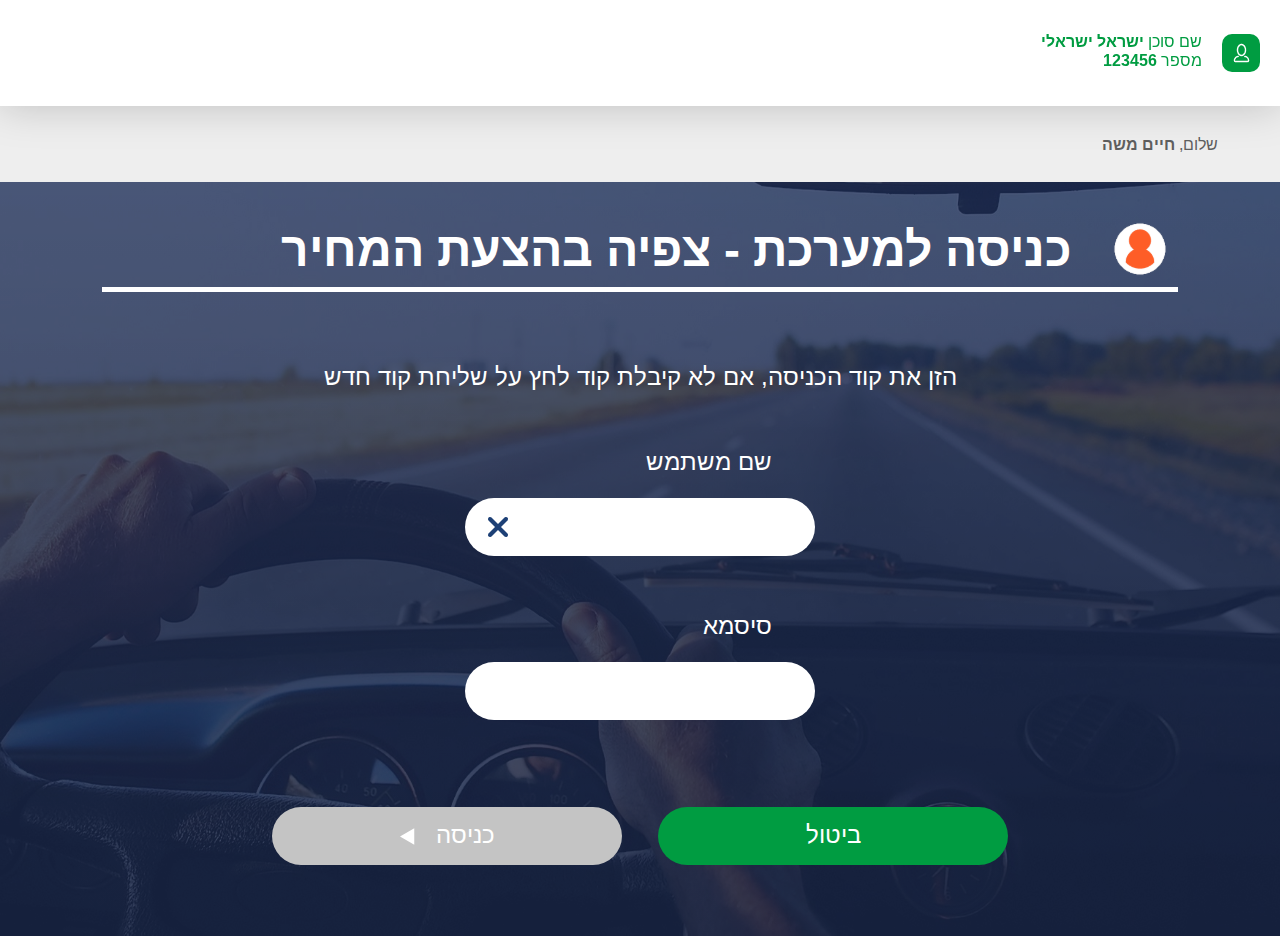
<file: index.html>
<!DOCTYPE html>
<html lang="iw">

<head>
  <meta charset="UTF-8">
  <meta http-equiv="X-UA-Compatible" content="IE=edge">
  <meta name="viewport" content="width=device-width, initial-scale=1.0">
  <link rel="shortcut icon" href="assets/logo.svg" type="image/x-icon">
  <link rel="stylesheet" href="css/normalize.css">
  <link rel="stylesheet" href="css/login.css">
  <script src="script/script.js" defer></script>
  <title>Qubertec</title>
</head>

<body>
  <div class="container">
    <header>
      <div class="user-info">
        <p class="txt">שם סוכן <b>ישראל ישראלי</b>
          <b>123456 </b>מספר</p>
        <p class="txt greeting-txt">שלום,<b> חיים משה</b></p>
      </div>
      <div class="user-photo">
        <img src="assets/head-user.png" alt="user">
      </div>
    </header>

    <article class="greeting">
      <p class="txt">שלום,<b> חיים משה</b></p>
    </article>

    <main>
      <section class="head">
        <h1 class="head-text">כניסה למערכת - צפיה בהצעת המחיר</h1>
        <div class="head-logo">
          <img src="assets/user.svg" alt="user">
        </div>
      </section>
      
      <section class="login">
        <h3 class="login-text">הזן את קוד הכניסה, אם לא קיבלת קוד לחץ על שליחת קוד חדש</h3>

        <form action="pages/main.html" class="login__form">
          <div class="login__form-name form-block">
            <label for="name">שם משתמש</label>
            <div class="name form-block__field">
              <img src="assets/cancel.png" alt="#" id="cleanInput">
              <input type="text" id="name" name="username">
            </div>
          </div>

          <div class="login__form-password form-block">
            <label for="password">סיסמא</label>
            <div class="password form-block__field">
              <input type="password" id="password" name="current-password" autocomplete="cc-csc">
            </div>
          </div>

          <div class="login__form-check">
            <button type="submit"><img src="assets/arrow-back.svg" alt="#">כניסה</button>
            <button type="reset">ביטול</button>
          </div>
        </form>
      </section>
    </main>
  </div>
</body>

</html>
</file>
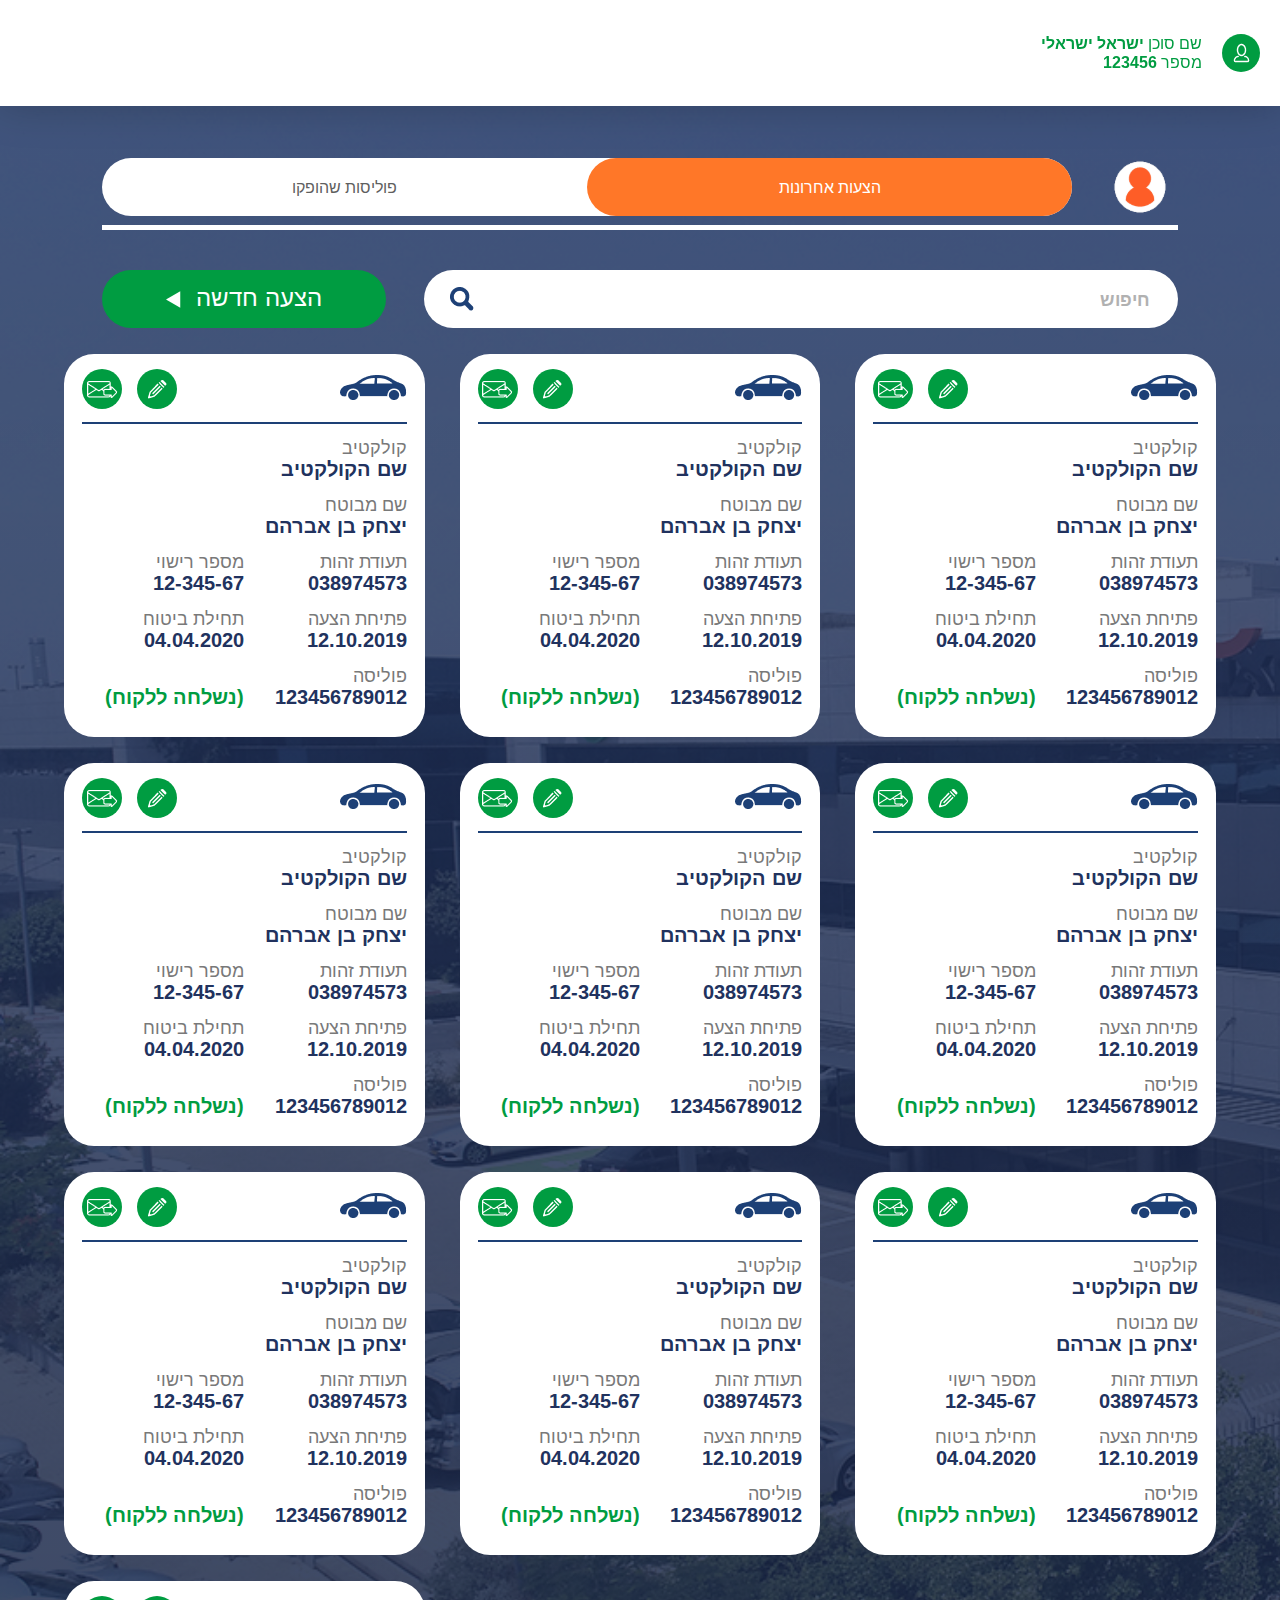
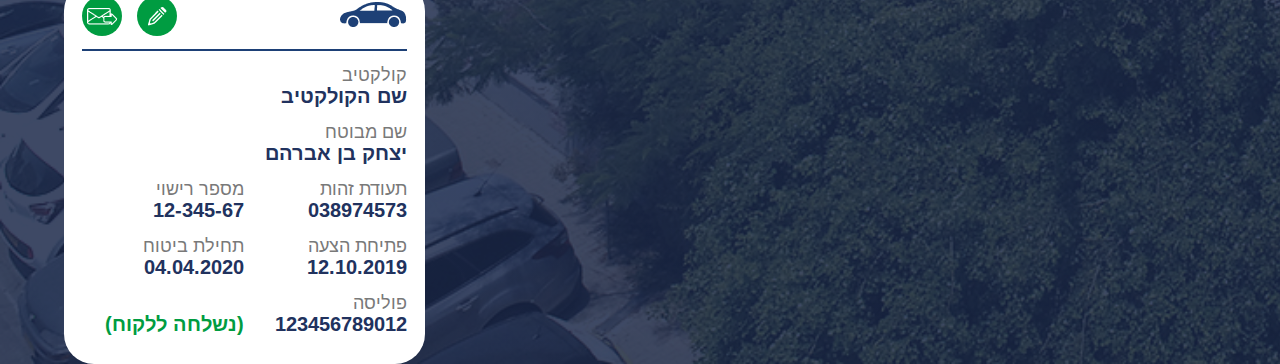
<file: pages/main.html>
<!DOCTYPE html>
<html lang="en">

<head>
  <meta charset="UTF-8">
  <meta http-equiv="X-UA-Compatible" content="IE=edge">
  <meta name="viewport" content="width=device-width, initial-scale=1.0">
  <link rel="shortcut icon" href="../assets/logo.svg" type="image/x-icon">
  <link href="https://fonts.googleapis.com/icon?family=Material+Icons" rel="stylesheet">
  <link rel="stylesheet" href="../css/normalize.css">
  <link rel="stylesheet" href="../css/main.css">
  <script src="../script/main.js" defer></script>
  <title>Qubertec</title>
</head>

<body>
  <div class="container">
    <header>
      <div class="user-info for-desk">
        <p class="txt">שם סוכן <b>ישראל ישראלי</b>
          <b>123456 </b>מספר</p>
      </div>
      <div class="user-info for-mob">
        <p class="txt"><b>ישראל ישראלי</b>
          קולקטיב <b>חברת חשמל</b></p>
      </div>
      <div class="user-photo">
        <img src="../assets/head-user.png" alt="user">
      </div>
    </header>

    <main>
      <section class="head">
        <p class="head-text">
          <span>פוליסות שהופקו</span>
          <span class="last">הצעות אחרונות</span>
        </p>
        <div class="head-logo">
          <img src="../assets/user.svg" alt="user">
        </div>
      </section>

      <section class="suggestion">
        <button class="suggestion__new"><img src="../assets/arrow-back.svg" alt="">הצעה חדשה</button>
        <button class="suggestion__new mob"><img src="../assets/plus.png" alt=""></button>
        <div class="suggestion__search">
          <img src="../assets/search.png" alt="#">
          <input type="search" id="search" name="search" placeholder="חיפוש">
        </div>
      </section>

      <section class="content">
        <div class="content__head">
          <p class="send-to-customer">נשלח ללקוח</p>
          <p class="number">מס‘ פוליסה</p>
          <p class="insurence-beginning">תחילת הביטוח</p>
          <p class="suggestion-opened">פתיחת ההצעה</p>
          <p class="customer-document-number">תעודת זהות</p>
          <p class="licence-number">מס‘ רישוי</p>
          <p class="insured-person">שם מבוטח</p>
          <p class="product">מוצר</p>
          <p class="branch">ענף</p>
        </div>

        <div class="content__items">
          <div class="item">
            <p class="item__send-to-customer checked">
              <i class="material-icons">done</i>
            </p>
            <p class="item__number">123456789012</p>
            <p class="item__insurence-beginning">04.04.2020</p>
            <p class="item__suggestion-opened">12.10.2019</p>
            <p class="item__customer-document-number">039894872</p>
            <p class="item__licence-number">12-345-67</p>
            <p class="item__insured-person">יצחק בן אברהם</p>
            <p class="item__product">שם המוצר</p>
            <p class="item__branch">רכב</p>
            <div class="edit-mode">
              <div class="send-email edit-mode__item">
                <div class="round">
                  <img src="../assets/mail.png" alt="#">
                </div>
                <p>ההצעה
                  שליחת</p>
              </div>
              <div class="edit edit-mode__item">
                <div class="round">
                  <img src="../assets/edit.png" alt="#">
                </div>
                <p>ההצעה
                  עריכת</p>
              </div>
            </div>
          </div>

          <div class="item item-active">
            <p class="item__send-to-customer checked">
              <i class="material-icons">done</i>
            </p>
            <p class="item__number">123456789012</p>
            <p class="item__insurence-beginning">04.04.2020</p>
            <p class="item__suggestion-opened">12.10.2019</p>
            <p class="item__customer-document-number">039894872</p>
            <p class="item__licence-number">12-345-67</p>
            <p class="item__insured-person">יצחק בן אברהם</p>
            <p class="item__product">שם המוצר</p>
            <p class="item__branch">רכב</p>
            <div class="edit-mode">
              <div class="send-email edit-mode__item">
                <div class="round">
                  <img src="../assets/mail.png" alt="#">
                </div>
                <p>ההצעה
                  שליחת</p>
              </div>
              <div class="edit edit-mode__item">
                <div class="round">
                  <img src="../assets/edit.png" alt="#">
                </div>
                <p>ההצעה
                  עריכת</p>
              </div>
            </div>
          </div>

          <div class="item">
            <p class="item__send-to-customer">
              <i class="material-icons">done</i>
            </p>
            <p class="item__number">123456789012</p>
            <p class="item__insurence-beginning">04.04.2020</p>
            <p class="item__suggestion-opened">12.10.2019</p>
            <p class="item__customer-document-number">039894872</p>
            <p class="item__licence-number">12-345-67</p>
            <p class="item__insured-person">יצחק בן אברהם</p>
            <p class="item__product">שם המוצר</p>
            <p class="item__branch">רכב</p>
            <div class="edit-mode">
              <div class="send-email edit-mode__item">
                <div class="round">
                  <img src="../assets/mail.png" alt="#">
                </div>
                <p>ההצעה
                  שליחת</p>
              </div>
              <div class="edit edit-mode__item">
                <div class="round">
                  <img src="../assets/edit.png" alt="#">
                </div>
                <p>ההצעה
                  עריכת</p>
              </div>
            </div>
          </div>

          <div class="item">
            <p class="item__send-to-customer checked">
              <i class="material-icons">done</i>
            </p>
            <p class="item__number">123456789012</p>
            <p class="item__insurence-beginning">04.04.2020</p>
            <p class="item__suggestion-opened">12.10.2019</p>
            <p class="item__customer-document-number">039894872</p>
            <p class="item__licence-number">12-345-67</p>
            <p class="item__insured-person">יצחק בן אברהם</p>
            <p class="item__product">שם המוצר</p>
            <p class="item__branch">רכב</p>
            <div class="edit-mode">
              <div class="send-email edit-mode__item">
                <div class="round">
                  <img src="../assets/mail.png" alt="#">
                </div>
                <p>ההצעה
                  שליחת</p>
              </div>
              <div class="edit edit-mode__item">
                <div class="round">
                  <img src="../assets/edit.png" alt="#">
                </div>
                <p>ההצעה
                  עריכת</p>
              </div>
            </div>
          </div>

          <div class="item">
            <p class="item__send-to-customer checked">
              <i class="material-icons">done</i>
            </p>
            <p class="item__number">123456789012</p>
            <p class="item__insurence-beginning">04.04.2020</p>
            <p class="item__suggestion-opened">12.10.2019</p>
            <p class="item__customer-document-number">039894872</p>
            <p class="item__licence-number">12-345-67</p>
            <p class="item__insured-person">יצחק בן אברהם</p>
            <p class="item__product">שם המוצר</p>
            <p class="item__branch">רכב</p>
            <div class="edit-mode">
              <div class="send-email edit-mode__item">
                <div class="round">
                  <img src="../assets/mail.png" alt="#">
                </div>
                <p>ההצעה
                  שליחת</p>
              </div>
              <div class="edit edit-mode__item">
                <div class="round">
                  <img src="../assets/edit.png" alt="#">
                </div>
                <p>ההצעה
                  עריכת</p>
              </div>
            </div>
          </div>

          <div class="item">
            <p class="item__send-to-customer checked">
              <i class="material-icons">done</i>
            </p>
            <p class="item__number">123456789012</p>
            <p class="item__insurence-beginning">04.04.2020</p>
            <p class="item__suggestion-opened">12.10.2019</p>
            <p class="item__customer-document-number">039894872</p>
            <p class="item__licence-number">12-345-67</p>
            <p class="item__insured-person">יצחק בן אברהם</p>
            <p class="item__product">שם המוצר</p>
            <p class="item__branch">רכב</p>
            <div class="edit-mode">
              <div class="send-email edit-mode__item">
                <div class="round">
                  <img src="../assets/mail.png" alt="#">
                </div>
                <p>ההצעה
                  שליחת</p>
              </div>
              <div class="edit edit-mode__item">
                <div class="round">
                  <img src="../assets/edit.png" alt="#">
                </div>
                <p>ההצעה
                  עריכת</p>
              </div>
            </div>
          </div>

          <div class="item">
            <p class="item__send-to-customer checked">
              <i class="material-icons">done</i>
            </p>
            <p class="item__number">123456789012</p>
            <p class="item__insurence-beginning">04.04.2020</p>
            <p class="item__suggestion-opened">12.10.2019</p>
            <p class="item__customer-document-number">039894872</p>
            <p class="item__licence-number">12-345-67</p>
            <p class="item__insured-person">יצחק בן אברהם</p>
            <p class="item__product">שם המוצר</p>
            <p class="item__branch">רכב</p>
            <div class="edit-mode">
              <div class="send-email edit-mode__item">
                <div class="round">
                  <img src="../assets/mail.png" alt="#">
                </div>
                <p>ההצעה
                  שליחת</p>
              </div>
              <div class="edit edit-mode__item">
                <div class="round">
                  <img src="../assets/edit.png" alt="#">
                </div>
                <p>ההצעה
                  עריכת</p>
              </div>
            </div>
          </div>

          <div class="item">
            <p class="item__send-to-customer">
              <i class="material-icons">done</i>
            </p>
            <p class="item__number">123456789012</p>
            <p class="item__insurence-beginning">04.04.2020</p>
            <p class="item__suggestion-opened">12.10.2019</p>
            <p class="item__customer-document-number">039894872</p>
            <p class="item__licence-number">12-345-67</p>
            <p class="item__insured-person">יצחק בן אברהם</p>
            <p class="item__product">שם המוצר</p>
            <p class="item__branch">רכב</p>
            <div class="edit-mode">
              <div class="send-email edit-mode__item">
                <div class="round">
                  <img src="../assets/mail.png" alt="#">
                </div>
                <p>ההצעה
                  שליחת</p>
              </div>
              <div class="edit edit-mode__item">
                <div class="round">
                  <img src="../assets/edit.png" alt="#">
                </div>
                <p>ההצעה
                  עריכת</p>
              </div>
            </div>
          </div>

          <div class="item">
            <p class="item__send-to-customer">
              <i class="material-icons">done</i>
            </p>
            <p class="item__number">123456789012</p>
            <p class="item__insurence-beginning">04.04.2020</p>
            <p class="item__suggestion-opened">12.10.2019</p>
            <p class="item__customer-document-number">039894872</p>
            <p class="item__licence-number">12-345-67</p>
            <p class="item__insured-person">יצחק בן אברהם</p>
            <p class="item__product">שם המוצר</p>
            <p class="item__branch">רכב</p>
            <div class="edit-mode">
              <div class="send-email edit-mode__item">
                <div class="round">
                  <img src="../assets/mail.png" alt="#">
                </div>
                <p>ההצעה
                  שליחת</p>
              </div>
              <div class="edit edit-mode__item">
                <div class="round">
                  <img src="../assets/edit.png" alt="#">
                </div>
                <p>ההצעה
                  עריכת</p>
              </div>
            </div>
          </div>

          <div class="item">
            <p class="item__send-to-customer checked">
              <i class="material-icons">done</i>
            </p>
            <p class="item__number">123456789012</p>
            <p class="item__insurence-beginning">04.04.2020</p>
            <p class="item__suggestion-opened">12.10.2019</p>
            <p class="item__customer-document-number">039894872</p>
            <p class="item__licence-number">12-345-67</p>
            <p class="item__insured-person">יצחק בן אברהם</p>
            <p class="item__product">שם המוצר</p>
            <p class="item__branch">רכב</p>
            <div class="edit-mode">
              <div class="send-email edit-mode__item">
                <div class="round">
                  <img src="../assets/mail.png" alt="#">
                </div>
                <p>ההצעה
                  שליחת</p>
              </div>
              <div class="edit edit-mode__item">
                <div class="round">
                  <img src="../assets/edit.png" alt="#">
                </div>
                <p>ההצעה
                  עריכת</p>
              </div>
            </div>
          </div>
        </div>
      </section>

      <section class="content-mob">
        <div class="content-mob__item">
          <div class="content-mob__item-head">
            <div class="mode">
              <div class="send-email mode__item">
                <img src="../assets/mail-light.png" alt="#">
              </div>
              <div class="edit mode__item">
                <img src="../assets/edit-light.png" alt="#">
              </div>
            </div>
            <div class="product">
              <img src="../assets/car.png" alt="#">
            </div>
          </div>
          <div class="content-mob__item-info">
            <p class="info__name">קולקטיב</p>
            <p class="info__content">שם הקולקטיב</p>
          </div>
          <div class="content-mob__item-info">
            <p class="info__name">שם מבוטח</p>
            <p class="info__content">יצחק בן אברהם</p>
          </div>
          <div class="content-mob__item-info info-block">
            <div>
              <p class="info__name">מספר רישוי</p>
              <p class="info__content">12-345-67</p>
            </div>
            <div>
              <p class="info__name">תעודת זהות</p>
              <p class="info__content">038974573</p>
            </div>
          </div>
          <div class="content-mob__item-info info-block">
            <div>
              <p class="info__name">תחילת ביטוח</p>
              <p class="info__content">04.04.2020</p>
            </div>
            <div>
              <p class="info__name">פתיחת הצעה</p>
              <p class="info__content">12.10.2019</p>
            </div>
          </div>
          <div class="content-mob__item-info info-block">
            <div>
              <p class="info__name">&nbsp;</p>
              <p class="info__content main">(נשלחה ללקוח)</p>
            </div>
            <div>
              <p class="info__name">פוליסה</p>
              <p class="info__content">123456789012</p>
            </div>
          </div>
        </div>

        <div class="content-mob__item">
          <div class="content-mob__item-head">
            <div class="mode">
              <div class="send-email mode__item">
                <img src="../assets/mail-light.png" alt="#">
              </div>
              <div class="edit mode__item">
                <img src="../assets/edit-light.png" alt="#">
              </div>
            </div>
            <div class="product">
              <img src="../assets/car.png" alt="#">
            </div>
          </div>
          <div class="content-mob__item-info">
            <p class="info__name">קולקטיב</p>
            <p class="info__content">שם הקולקטיב</p>
          </div>
          <div class="content-mob__item-info">
            <p class="info__name">שם מבוטח</p>
            <p class="info__content">יצחק בן אברהם</p>
          </div>
          <div class="content-mob__item-info info-block">
            <div>
              <p class="info__name">מספר רישוי</p>
              <p class="info__content">12-345-67</p>
            </div>
            <div>
              <p class="info__name">תעודת זהות</p>
              <p class="info__content">038974573</p>
            </div>
          </div>
          <div class="content-mob__item-info info-block">
            <div>
              <p class="info__name">תחילת ביטוח</p>
              <p class="info__content">04.04.2020</p>
            </div>
            <div>
              <p class="info__name">פתיחת הצעה</p>
              <p class="info__content">12.10.2019</p>
            </div>
          </div>
          <div class="content-mob__item-info info-block">
            <div>
              <p class="info__name">&nbsp;</p>
              <p class="info__content main">(נשלחה ללקוח)</p>
            </div>
            <div>
              <p class="info__name">פוליסה</p>
              <p class="info__content">123456789012</p>
            </div>
          </div>
        </div>

        <div class="content-mob__item">
          <div class="content-mob__item-head">
            <div class="mode">
              <div class="send-email mode__item">
                <img src="../assets/mail-light.png" alt="#">
              </div>
              <div class="edit mode__item">
                <img src="../assets/edit-light.png" alt="#">
              </div>
            </div>
            <div class="product">
              <img src="../assets/car.png" alt="#">
            </div>
          </div>
          <div class="content-mob__item-info">
            <p class="info__name">קולקטיב</p>
            <p class="info__content">שם הקולקטיב</p>
          </div>
          <div class="content-mob__item-info">
            <p class="info__name">שם מבוטח</p>
            <p class="info__content">יצחק בן אברהם</p>
          </div>
          <div class="content-mob__item-info info-block">
            <div>
              <p class="info__name">מספר רישוי</p>
              <p class="info__content">12-345-67</p>
            </div>
            <div>
              <p class="info__name">תעודת זהות</p>
              <p class="info__content">038974573</p>
            </div>
          </div>
          <div class="content-mob__item-info info-block">
            <div>
              <p class="info__name">תחילת ביטוח</p>
              <p class="info__content">04.04.2020</p>
            </div>
            <div>
              <p class="info__name">פתיחת הצעה</p>
              <p class="info__content">12.10.2019</p>
            </div>
          </div>
          <div class="content-mob__item-info info-block">
            <div>
              <p class="info__name">&nbsp;</p>
              <p class="info__content main">(נשלחה ללקוח)</p>
            </div>
            <div>
              <p class="info__name">פוליסה</p>
              <p class="info__content">123456789012</p>
            </div>
          </div>
        </div>

        <div class="content-mob__item">
          <div class="content-mob__item-head">
            <div class="mode">
              <div class="send-email mode__item">
                <img src="../assets/mail-light.png" alt="#">
              </div>
              <div class="edit mode__item">
                <img src="../assets/edit-light.png" alt="#">
              </div>
            </div>
            <div class="product">
              <img src="../assets/car.png" alt="#">
            </div>
          </div>
          <div class="content-mob__item-info">
            <p class="info__name">קולקטיב</p>
            <p class="info__content">שם הקולקטיב</p>
          </div>
          <div class="content-mob__item-info">
            <p class="info__name">שם מבוטח</p>
            <p class="info__content">יצחק בן אברהם</p>
          </div>
          <div class="content-mob__item-info info-block">
            <div>
              <p class="info__name">מספר רישוי</p>
              <p class="info__content">12-345-67</p>
            </div>
            <div>
              <p class="info__name">תעודת זהות</p>
              <p class="info__content">038974573</p>
            </div>
          </div>
          <div class="content-mob__item-info info-block">
            <div>
              <p class="info__name">תחילת ביטוח</p>
              <p class="info__content">04.04.2020</p>
            </div>
            <div>
              <p class="info__name">פתיחת הצעה</p>
              <p class="info__content">12.10.2019</p>
            </div>
          </div>
          <div class="content-mob__item-info info-block">
            <div>
              <p class="info__name">&nbsp;</p>
              <p class="info__content main">(נשלחה ללקוח)</p>
            </div>
            <div>
              <p class="info__name">פוליסה</p>
              <p class="info__content">123456789012</p>
            </div>
          </div>
        </div>

        <div class="content-mob__item">
          <div class="content-mob__item-head">
            <div class="mode">
              <div class="send-email mode__item">
                <img src="../assets/mail-light.png" alt="#">
              </div>
              <div class="edit mode__item">
                <img src="../assets/edit-light.png" alt="#">
              </div>
            </div>
            <div class="product">
              <img src="../assets/car.png" alt="#">
            </div>
          </div>
          <div class="content-mob__item-info">
            <p class="info__name">קולקטיב</p>
            <p class="info__content">שם הקולקטיב</p>
          </div>
          <div class="content-mob__item-info">
            <p class="info__name">שם מבוטח</p>
            <p class="info__content">יצחק בן אברהם</p>
          </div>
          <div class="content-mob__item-info info-block">
            <div>
              <p class="info__name">מספר רישוי</p>
              <p class="info__content">12-345-67</p>
            </div>
            <div>
              <p class="info__name">תעודת זהות</p>
              <p class="info__content">038974573</p>
            </div>
          </div>
          <div class="content-mob__item-info info-block">
            <div>
              <p class="info__name">תחילת ביטוח</p>
              <p class="info__content">04.04.2020</p>
            </div>
            <div>
              <p class="info__name">פתיחת הצעה</p>
              <p class="info__content">12.10.2019</p>
            </div>
          </div>
          <div class="content-mob__item-info info-block">
            <div>
              <p class="info__name">&nbsp;</p>
              <p class="info__content main">(נשלחה ללקוח)</p>
            </div>
            <div>
              <p class="info__name">פוליסה</p>
              <p class="info__content">123456789012</p>
            </div>
          </div>
        </div>

        <div class="content-mob__item">
          <div class="content-mob__item-head">
            <div class="mode">
              <div class="send-email mode__item">
                <img src="../assets/mail-light.png" alt="#">
              </div>
              <div class="edit mode__item">
                <img src="../assets/edit-light.png" alt="#">
              </div>
            </div>
            <div class="product">
              <img src="../assets/car.png" alt="#">
            </div>
          </div>
          <div class="content-mob__item-info">
            <p class="info__name">קולקטיב</p>
            <p class="info__content">שם הקולקטיב</p>
          </div>
          <div class="content-mob__item-info">
            <p class="info__name">שם מבוטח</p>
            <p class="info__content">יצחק בן אברהם</p>
          </div>
          <div class="content-mob__item-info info-block">
            <div>
              <p class="info__name">מספר רישוי</p>
              <p class="info__content">12-345-67</p>
            </div>
            <div>
              <p class="info__name">תעודת זהות</p>
              <p class="info__content">038974573</p>
            </div>
          </div>
          <div class="content-mob__item-info info-block">
            <div>
              <p class="info__name">תחילת ביטוח</p>
              <p class="info__content">04.04.2020</p>
            </div>
            <div>
              <p class="info__name">פתיחת הצעה</p>
              <p class="info__content">12.10.2019</p>
            </div>
          </div>
          <div class="content-mob__item-info info-block">
            <div>
              <p class="info__name">&nbsp;</p>
              <p class="info__content main">(נשלחה ללקוח)</p>
            </div>
            <div>
              <p class="info__name">פוליסה</p>
              <p class="info__content">123456789012</p>
            </div>
          </div>
        </div>

        <div class="content-mob__item">
          <div class="content-mob__item-head">
            <div class="mode">
              <div class="send-email mode__item">
                <img src="../assets/mail-light.png" alt="#">
              </div>
              <div class="edit mode__item">
                <img src="../assets/edit-light.png" alt="#">
              </div>
            </div>
            <div class="product">
              <img src="../assets/car.png" alt="#">
            </div>
          </div>
          <div class="content-mob__item-info">
            <p class="info__name">קולקטיב</p>
            <p class="info__content">שם הקולקטיב</p>
          </div>
          <div class="content-mob__item-info">
            <p class="info__name">שם מבוטח</p>
            <p class="info__content">יצחק בן אברהם</p>
          </div>
          <div class="content-mob__item-info info-block">
            <div>
              <p class="info__name">מספר רישוי</p>
              <p class="info__content">12-345-67</p>
            </div>
            <div>
              <p class="info__name">תעודת זהות</p>
              <p class="info__content">038974573</p>
            </div>
          </div>
          <div class="content-mob__item-info info-block">
            <div>
              <p class="info__name">תחילת ביטוח</p>
              <p class="info__content">04.04.2020</p>
            </div>
            <div>
              <p class="info__name">פתיחת הצעה</p>
              <p class="info__content">12.10.2019</p>
            </div>
          </div>
          <div class="content-mob__item-info info-block">
            <div>
              <p class="info__name">&nbsp;</p>
              <p class="info__content main">(נשלחה ללקוח)</p>
            </div>
            <div>
              <p class="info__name">פוליסה</p>
              <p class="info__content">123456789012</p>
            </div>
          </div>
        </div>

        <div class="content-mob__item">
          <div class="content-mob__item-head">
            <div class="mode">
              <div class="send-email mode__item">
                <img src="../assets/mail-light.png" alt="#">
              </div>
              <div class="edit mode__item">
                <img src="../assets/edit-light.png" alt="#">
              </div>
            </div>
            <div class="product">
              <img src="../assets/car.png" alt="#">
            </div>
          </div>
          <div class="content-mob__item-info">
            <p class="info__name">קולקטיב</p>
            <p class="info__content">שם הקולקטיב</p>
          </div>
          <div class="content-mob__item-info">
            <p class="info__name">שם מבוטח</p>
            <p class="info__content">יצחק בן אברהם</p>
          </div>
          <div class="content-mob__item-info info-block">
            <div>
              <p class="info__name">מספר רישוי</p>
              <p class="info__content">12-345-67</p>
            </div>
            <div>
              <p class="info__name">תעודת זהות</p>
              <p class="info__content">038974573</p>
            </div>
          </div>
          <div class="content-mob__item-info info-block">
            <div>
              <p class="info__name">תחילת ביטוח</p>
              <p class="info__content">04.04.2020</p>
            </div>
            <div>
              <p class="info__name">פתיחת הצעה</p>
              <p class="info__content">12.10.2019</p>
            </div>
          </div>
          <div class="content-mob__item-info info-block">
            <div>
              <p class="info__name">&nbsp;</p>
              <p class="info__content main">(נשלחה ללקוח)</p>
            </div>
            <div>
              <p class="info__name">פוליסה</p>
              <p class="info__content">123456789012</p>
            </div>
          </div>
        </div>

        <div class="content-mob__item">
          <div class="content-mob__item-head">
            <div class="mode">
              <div class="send-email mode__item">
                <img src="../assets/mail-light.png" alt="#">
              </div>
              <div class="edit mode__item">
                <img src="../assets/edit-light.png" alt="#">
              </div>
            </div>
            <div class="product">
              <img src="../assets/car.png" alt="#">
            </div>
          </div>
          <div class="content-mob__item-info">
            <p class="info__name">קולקטיב</p>
            <p class="info__content">שם הקולקטיב</p>
          </div>
          <div class="content-mob__item-info">
            <p class="info__name">שם מבוטח</p>
            <p class="info__content">יצחק בן אברהם</p>
          </div>
          <div class="content-mob__item-info info-block">
            <div>
              <p class="info__name">מספר רישוי</p>
              <p class="info__content">12-345-67</p>
            </div>
            <div>
              <p class="info__name">תעודת זהות</p>
              <p class="info__content">038974573</p>
            </div>
          </div>
          <div class="content-mob__item-info info-block">
            <div>
              <p class="info__name">תחילת ביטוח</p>
              <p class="info__content">04.04.2020</p>
            </div>
            <div>
              <p class="info__name">פתיחת הצעה</p>
              <p class="info__content">12.10.2019</p>
            </div>
          </div>
          <div class="content-mob__item-info info-block">
            <div>
              <p class="info__name">&nbsp;</p>
              <p class="info__content main">(נשלחה ללקוח)</p>
            </div>
            <div>
              <p class="info__name">פוליסה</p>
              <p class="info__content">123456789012</p>
            </div>
          </div>
        </div>

        <div class="content-mob__item">
          <div class="content-mob__item-head">
            <div class="mode">
              <div class="send-email mode__item">
                <img src="../assets/mail-light.png" alt="#">
              </div>
              <div class="edit mode__item">
                <img src="../assets/edit-light.png" alt="#">
              </div>
            </div>
            <div class="product">
              <img src="../assets/car.png" alt="#">
            </div>
          </div>
          <div class="content-mob__item-info">
            <p class="info__name">קולקטיב</p>
            <p class="info__content">שם הקולקטיב</p>
          </div>
          <div class="content-mob__item-info">
            <p class="info__name">שם מבוטח</p>
            <p class="info__content">יצחק בן אברהם</p>
          </div>
          <div class="content-mob__item-info info-block">
            <div>
              <p class="info__name">מספר רישוי</p>
              <p class="info__content">12-345-67</p>
            </div>
            <div>
              <p class="info__name">תעודת זהות</p>
              <p class="info__content">038974573</p>
            </div>
          </div>
          <div class="content-mob__item-info info-block">
            <div>
              <p class="info__name">תחילת ביטוח</p>
              <p class="info__content">04.04.2020</p>
            </div>
            <div>
              <p class="info__name">פתיחת הצעה</p>
              <p class="info__content">12.10.2019</p>
            </div>
          </div>
          <div class="content-mob__item-info info-block">
            <div>
              <p class="info__name">&nbsp;</p>
              <p class="info__content main">(נשלחה ללקוח)</p>
            </div>
            <div>
              <p class="info__name">פוליסה</p>
              <p class="info__content">123456789012</p>
            </div>
          </div>
        </div>
      </section>
    </main>
  </div>
</body>

</html>
</file>
<file: css/login.css>
@import url("https://fonts.googleapis.com/css2?family=Arimo");
body {
  font-family: "Arimo";
  font-style: normal;
  font-weight: normal;
  text-align: right; }

header, .greeting, .head {
  display: -webkit-box;
  display: -ms-flexbox;
  display: flex;
  -webkit-box-align: center;
      -ms-flex-align: center;
          align-items: center;
  -webkit-box-pack: end;
      -ms-flex-pack: end;
          justify-content: flex-end; }

.login__form .form-block .form-block__field, .login__form .login__form-check button, header .user-photo, main, .head .head-logo, .login__form {
  display: -webkit-box;
  display: -ms-flexbox;
  display: flex;
  -webkit-box-align: center;
      -ms-flex-align: center;
          align-items: center;
  -webkit-box-pack: center;
      -ms-flex-pack: center;
          justify-content: center; }

.login__form .form-block, .login__form .login__form-check {
  display: -webkit-box;
  display: -ms-flexbox;
  display: flex;
  -webkit-box-align: center;
      -ms-flex-align: center;
          align-items: center;
  -webkit-box-pack: justify;
      -ms-flex-pack: justify;
          justify-content: space-between; }

header .user-info, .greeting p {
  font-size: 16px;
  line-height: 18px; }

.login__form .form-block label, .login__form .form-block .form-block__field input, .login__form .login__form-check button {
  font-size: 24px;
  line-height: 28px; }

.login__form .form-block .form-block__field, .login__form .login__form-check button {
  width: 350px;
  height: 58px;
  border-radius: 35px;
  border: none;
  outline: none; }

body {
  background-size: cover;
  background-repeat: no-repeat;
  -webkit-box-sizing: border-box;
          box-sizing: border-box;
  margin: 0;
  padding: 0;
  min-height: 100vh; }

h1,
h3,
h4,
h5,
p {
  margin: 0;
  padding: 0; }

.container {
  width: 100%;
  min-height: 100vh;
  background: -webkit-gradient(linear, left bottom, left top, color-stop(12.59%, rgba(0, 0, 0, 0.2)), color-stop(101.31%, rgba(0, 0, 0, 0))), rgba(33, 50, 94, 0.8);
  background: linear-gradient(360deg, rgba(0, 0, 0, 0.2) 12.59%, rgba(0, 0, 0, 0) 101.31%), rgba(33, 50, 94, 0.8);
  background-repeat: repeat-y;
  mix-blend-mode: normal; }

h1 {
  font-size: 48px;
  line-height: 55px; }

h3 {
  font-size: 24px;
  line-height: 28px; }

b {
  font-weight: 700; }

header {
  width: 100%;
  height: 106px;
  background: #fff;
  -webkit-filter: drop-shadow(0px 0px 20px rgba(0, 0, 0, 0.2));
          filter: drop-shadow(0px 0px 20px rgba(0, 0, 0, 0.2)); }
  header .user-info {
    width: 200px;
    white-space: pre-line;
    color: #009c41;
    -ms-flex-item-align: end;
        align-self: flex-end; }
  header .user-photo {
    width: 38px;
    height: 38px;
    margin: 20px;
    background: #009c41;
    border-radius: 10px; }

.greeting-txt {
  color: #ff7728;
  display: none; }

.greeting {
  width: 100%;
  height: 76px;
  background: #eee; }
  .greeting p {
    margin-right: 62px;
    color: #5f5f5f; }

main {
  -webkit-box-orient: vertical;
  -webkit-box-direction: normal;
      -ms-flex-direction: column;
          flex-direction: column; }

@media screen and (max-width: 1100px) {
  h1 {
    font-size: 28px;
    line-height: 32px; }

  .greeting-txt {
    display: block; }

  .greeting {
    display: none; }

  header {
    height: 63px; }
    header .user-info {
      font-size: 10px;
      line-height: 10px;
      -ms-flex-item-align: center;
          align-self: center; }
    header .user-photo {
      width: 30px;
      height: 30px;
      margin: 10px; } }
body {
  background-image: url("../assets/main-bg.jpg"); }

.head {
  max-width: 1076px;
  width: 1076px;
  height: auto;
  margin-top: 29px;
  border-bottom: 5px solid #fff; }
  .head .head-text {
    color: #fff;
    margin-right: 30px; }
  .head .head-logo {
    width: 76px;
    height: 76px; }

.login {
  margin-top: 72px;
  color: #fff; }
  .login .login-text {
    font-weight: 400;
    text-align: center;
    margin: 0 55px; }

.login__form {
  -webkit-box-orient: vertical;
  -webkit-box-direction: normal;
      -ms-flex-direction: column;
          flex-direction: column; }
  .login__form .form-block {
    margin-top: 57px;
    width: 350px;
    height: 107px;
    -webkit-box-orient: vertical;
    -webkit-box-direction: normal;
        -ms-flex-direction: column;
            flex-direction: column; }
    .login__form .form-block label {
      -ms-flex-item-align: end;
          align-self: flex-end;
      margin-right: 43px;
      cursor: pointer; }
    .login__form .form-block .form-block__field {
      background: #fff; }
      .login__form .form-block .form-block__field input {
        width: 80%;
        height: 50%;
        direction: rtl;
        unicode-bidi: bidi-override;
        color: #21325e;
        border: none;
        outline: none; }
  .login__form .login__form-check {
    width: 736px;
    margin: 87px 0 71px; }
    .login__form .login__form-check button {
      color: #fff;
      cursor: pointer;
      -webkit-transition: linear 0.5s;
      transition: linear 0.5s; }
      .login__form .login__form-check button[type="submit"] {
        background: #c4c4c4; }
        .login__form .login__form-check button[type="submit"] img {
          margin-right: 21px; }
        .login__form .login__form-check button[type="submit"]:hover {
          background: #ababab; }
      .login__form .login__form-check button[type="reset"] {
        background: #009c41; }
        .login__form .login__form-check button[type="reset"]:hover {
          background: #00692c; }
      .login__form .login__form-check button:active {
        -webkit-transform: translateY(10px);
                transform: translateY(10px); }

@media screen and (max-width: 1100px) {
  body {
    background-image: url("../assets/sub-bg.jpg"); }

  .head {
    width: 85%;
    margin-top: 23px; }
    .head .head-logo {
      width: 39px;
      height: 39px; }
      .head .head-logo img {
        width: 39px; }

  .login {
    margin-top: 48px; }
    .login .login-text {
      font-size: 18px;
      line-height: 21px; }

  .login__form .form-block {
    margin-top: 56px;
    width: 330px;
    height: 74px; }
    .login__form .form-block label {
      margin-right: 23px;
      font-size: 18px;
      line-height: 21px; }
    .login__form .form-block .form-block__field {
      width: 330px;
      height: 40px;
      border-radius: 30px; }
      .login__form .form-block .form-block__field input {
        font-size: 18px;
        line-height: 21px; }
  .login__form .login__form-check {
    width: 330px;
    margin: 92px 0 63px; }
    .login__form .login__form-check button {
      width: 156px;
      height: 40px;
      font-size: 18px;
      line-height: 21px; }
      .login__form .login__form-check button[type="submit"] img {
        margin-right: 11px;
        width: 15px; }
      .login__form .login__form-check button:active {
        -webkit-transform: translateY(5px);
                transform: translateY(5px); } }
</file>
<file: css/main.css>
@import url("https://fonts.googleapis.com/css2?family=Arimo");
body {
  font-family: "Arimo";
  font-style: normal;
  font-weight: normal;
  text-align: right; }

header, .greeting {
  display: -webkit-box;
  display: -ms-flexbox;
  display: flex;
  -webkit-box-align: center;
      -ms-flex-align: center;
          align-items: center;
  -webkit-box-pack: end;
      -ms-flex-pack: end;
          justify-content: flex-end; }

.suggestion .suggestion__new, .suggestion .suggestion__search, header .user-photo, main, .head .head-text span, .head .head-logo, .edit-mode .edit-mode__item .round {
  display: -webkit-box;
  display: -ms-flexbox;
  display: flex;
  -webkit-box-align: center;
      -ms-flex-align: center;
          align-items: center;
  -webkit-box-pack: center;
      -ms-flex-pack: center;
          justify-content: center; }

.head, .head .head-text, .suggestion, .edit-mode {
  display: -webkit-box;
  display: -ms-flexbox;
  display: flex;
  -webkit-box-align: center;
      -ms-flex-align: center;
          align-items: center;
  -webkit-box-pack: justify;
      -ms-flex-pack: justify;
          justify-content: space-between; }

header .user-info, .greeting p {
  font-size: 16px;
  line-height: 18px; }

.suggestion .suggestion__new, .suggestion .suggestion__search input {
  font-size: 24px;
  line-height: 28px; }

.suggestion .suggestion__new, .suggestion .suggestion__search {
  width: 350px;
  height: 58px;
  border-radius: 35px;
  border: none;
  outline: none; }

body {
  background-size: cover;
  background-repeat: no-repeat;
  -webkit-box-sizing: border-box;
          box-sizing: border-box;
  margin: 0;
  padding: 0; }

h1,
h3,
h4,
h5,
p {
  margin: 0;
  padding: 0; }

.container {
  width: 100%;
  min-height: 100vh;
  background: -webkit-gradient(linear, left bottom, left top, color-stop(12.59%, rgba(0, 0, 0, 0.2)), color-stop(101.31%, rgba(0, 0, 0, 0))), rgba(33, 50, 94, 0.8);
  background: linear-gradient(360deg, rgba(0, 0, 0, 0.2) 12.59%, rgba(0, 0, 0, 0) 101.31%), rgba(33, 50, 94, 0.8);
  background-repeat: repeat-y;
  mix-blend-mode: normal; }

h1 {
  font-size: 48px;
  line-height: 55px; }

h3 {
  font-size: 24px;
  line-height: 28px; }

b {
  font-weight: 700; }

header {
  width: 100%;
  height: 106px;
  background: #fff;
  -webkit-filter: drop-shadow(0px 0px 20px rgba(0, 0, 0, 0.2));
          filter: drop-shadow(0px 0px 20px rgba(0, 0, 0, 0.2)); }
  header .user-info {
    width: 200px;
    white-space: pre-line;
    color: #009c41;
    -ms-flex-item-align: end;
        align-self: flex-end; }
  header .user-photo {
    width: 38px;
    height: 38px;
    margin: 20px;
    background: #009c41;
    border-radius: 10px; }

.greeting-txt {
  color: #ff7728;
  display: none; }

.greeting {
  width: 100%;
  height: 76px;
  background: #eee; }
  .greeting p {
    margin-right: 62px;
    color: #5f5f5f; }

main {
  -webkit-box-orient: vertical;
  -webkit-box-direction: normal;
      -ms-flex-direction: column;
          flex-direction: column; }

@media screen and (max-width: 1100px) {
  h1 {
    font-size: 28px;
    line-height: 32px; }

  .greeting-txt {
    display: block; }

  .greeting {
    display: none; }

  header {
    height: 63px; }
    header .user-info {
      font-size: 10px;
      line-height: 10px;
      -ms-flex-item-align: center;
          align-self: center; }
    header .user-photo {
      width: 30px;
      height: 30px;
      margin: 10px; } }
body {
  background-image: url("../assets/sub-bg.jpg"); }

header .user-info {
  -ms-flex-item-align: center;
      align-self: center; }
header .user-photo {
  border-radius: 50%; }

.for-mob {
  display: none; }

.head {
  max-width: 1076px;
  width: 1076px;
  height: auto;
  margin-top: 43px;
  border-bottom: 5px solid #fff; }
  .head .head-text {
    width: 970px;
    height: 58px;
    color: #5f5f5f;
    background: #fff;
    border-radius: 35px; }
    .head .head-text span {
      width: 50%; }
    .head .head-text .last {
      width: 485px;
      height: 58px;
      border-radius: 35px;
      color: #fff;
      background: #ff7728; }
  .head .head-logo {
    width: 76px;
    height: 76px; }

.suggestion {
  max-width: 1076px;
  width: 1076px;
  margin-top: 40px; }
  .suggestion .suggestion__new {
    width: 284px;
    background: #009c41;
    color: #fff;
    cursor: pointer;
    -webkit-transition: linear 0.5s;
    transition: linear 0.5s; }
    .suggestion .suggestion__new img {
      margin-right: 15px; }
    .suggestion .suggestion__new:hover {
      background: #00692c; }
    .suggestion .suggestion__new:active {
      -webkit-transform: translateY(10px);
              transform: translateY(10px); }
    .suggestion .suggestion__new.mob {
      display: none; }
  .suggestion .suggestion__search {
    width: 754px;
    background: #fff; }
    .suggestion .suggestion__search img {
      cursor: pointer; }
    .suggestion .suggestion__search input {
      width: 90%;
      height: 50%;
      direction: rtl;
      unicode-bidi: bidi-override;
      color: #21325e;
      border: none;
      outline: none; }
      .suggestion .suggestion__search input::-webkit-input-placeholder {
        font-weight: 700;
        font-size: 18px;
        line-height: 21px;
        color: #b1b1b1; }
      .suggestion .suggestion__search input:-ms-input-placeholder {
        font-weight: 700;
        font-size: 18px;
        line-height: 21px;
        color: #b1b1b1; }
      .suggestion .suggestion__search input::-ms-input-placeholder {
        font-weight: 700;
        font-size: 18px;
        line-height: 21px;
        color: #b1b1b1; }
      .suggestion .suggestion__search input::placeholder {
        font-weight: 700;
        font-size: 18px;
        line-height: 21px;
        color: #b1b1b1; }

.content {
  margin-top: 35px;
  margin-bottom: 35px; }

.content__head {
  width: 1076px;
  margin-bottom: 20px;
  display: grid;
  grid-template-columns: repeat(8, 3fr) 1fr;
  -webkit-box-align: center;
      -ms-flex-align: center;
          align-items: center;
  justify-items: center; }
  .content__head p {
    color: #f5f5f5;
    font-size: 14px;
    line-height: 16px; }

.content__items {
  width: 1076px; }
  .content__items .item {
    width: 1076px;
    display: grid;
    grid-template-columns: repeat(8, 3fr) 1fr;
    grid-auto-rows: 45px;
    margin-bottom: 10px;
    -webkit-box-align: center;
        -ms-flex-align: center;
            align-items: center;
    -webkit-box-pack: stretch;
        -ms-flex-pack: stretch;
            justify-content: stretch;
    background: #fff;
    border-radius: 35px;
    -webkit-transition: linear 0.5s;
    transition: linear 0.5s;
    position: relative;
    cursor: pointer; }
    .content__items .item p {
      color: #f5f5f5;
      font-size: 14px;
      line-height: 16px;
      color: #21325e;
      text-align: center; }
      .content__items .item p:not(p:last-of-type) {
        border-right: 1px solid #e5e5e5; }
      .content__items .item p i {
        -webkit-transform: scale(1.5);
                transform: scale(1.5);
        color: #009c41;
        display: none; }
      .content__items .item p.checked i {
        display: block; }
    .content__items .item:hover, .content__items .item.item-active {
      background: #ff7728; }
      .content__items .item:hover p, .content__items .item.item-active p {
        color: #fff; }
        .content__items .item:hover p:not(p:last-of-type), .content__items .item.item-active p:not(p:last-of-type) {
          border-right: 1px solid #fff; }
        .content__items .item:hover p i, .content__items .item.item-active p i {
          color: #fff; }
      .content__items .item:hover .edit-mode, .content__items .item.item-active .edit-mode {
        opacity: 1; }

.edit-mode {
  width: 102px;
  position: absolute;
  top: 0;
  left: 1088px;
  opacity: 0;
  -webkit-transition: linear 0.5s;
  transition: linear 0.5s; }
  .edit-mode .edit-mode__item {
    cursor: pointer; }
    .edit-mode .edit-mode__item .round {
      width: 45px;
      height: 45px;
      margin-bottom: 3px;
      border-radius: 50%;
      background: #fff;
      -webkit-transition: linear 0.5s;
      transition: linear 0.5s; }
    .edit-mode .edit-mode__item:hover .round {
      background: #ff7728; }

.content-mob {
  display: none; }

@media screen and (max-width: 1300px) {
  .content {
    display: none; }

  .content-mob {
    width: 90%;
    margin-top: 26px;
    display: grid;
    grid-template-columns: repeat(3, 1fr);
    grid-auto-rows: 383px;
    row-gap: 26px;
    -webkit-column-gap: 3%;
            column-gap: 3%; }
    .content-mob .content-mob__item {
      background-color: white;
      border-radius: 30px; }
      .content-mob .content-mob__item .content-mob__item-head {
        width: 90%;
        height: 40px;
        margin: 0 auto;
        padding: 15px 0 13px;
        border-bottom: 2px solid #1d4076;
        display: -webkit-box;
        display: -ms-flexbox;
        display: flex;
        -webkit-box-align: center;
            -ms-flex-align: center;
                align-items: center;
        -webkit-box-pack: justify;
            -ms-flex-pack: justify;
                justify-content: space-between; }
        .content-mob .content-mob__item .content-mob__item-head .mode {
          width: 95px;
          display: -webkit-box;
          display: -ms-flexbox;
          display: flex;
          -webkit-box-align: center;
              -ms-flex-align: center;
                  align-items: center;
          -webkit-box-pack: justify;
              -ms-flex-pack: justify;
                  justify-content: space-between; }
          .content-mob .content-mob__item .content-mob__item-head .mode .mode__item {
            width: 40px;
            height: 40px;
            border-radius: 50%;
            background: #009c41;
            display: -webkit-box;
            display: -ms-flexbox;
            display: flex;
            -webkit-box-align: center;
                -ms-flex-align: center;
                    align-items: center;
            -webkit-box-pack: center;
                -ms-flex-pack: center;
                    justify-content: center;
            cursor: pointer;
            -webkit-transition: linear 0.5s;
            transition: linear 0.5s; }
            .content-mob .content-mob__item .content-mob__item-head .mode .mode__item:hover {
              background: #00692c; }
      .content-mob .content-mob__item .content-mob__item-info {
        width: 90%;
        margin: 13px auto 0;
        text-align: right; }
        .content-mob .content-mob__item .content-mob__item-info .info__name {
          font-size: 18px;
          line-height: 21px;
          color: #797979; }
        .content-mob .content-mob__item .content-mob__item-info .info__content {
          font-weight: 700;
          font-size: 20px;
          line-height: 23px;
          color: #21325e; }
        .content-mob .content-mob__item .content-mob__item-info.info-block {
          display: -webkit-box;
          display: -ms-flexbox;
          display: flex;
          -webkit-box-align: center;
              -ms-flex-align: center;
                  align-items: center;
          -webkit-box-pack: end;
              -ms-flex-pack: end;
                  justify-content: flex-end; }
          .content-mob .content-mob__item .content-mob__item-info.info-block div {
            width: 50%; }
            .content-mob .content-mob__item .content-mob__item-info.info-block div .main {
              font-weight: 700;
              font-size: 20px;
              line-height: 23px;
              color: #009c41; } }
@media screen and (max-width: 1100px) {
  header .user-photo {
    border-radius: 10px; }

  .for-mob {
    display: block; }

  .for-desk {
    display: none; }

  .head {
    width: 85%;
    margin-top: 27px;
    border-bottom: none; }
    .head .head-text {
      height: 40px;
      font-size: 18px;
      line-height: 21px; }
      .head .head-text .last {
        height: 40px;
        width: 50%; }
    .head .head-logo {
      width: 39px;
      height: 39px; }
      .head .head-logo img {
        width: 39px; }

  .suggestion {
    width: 85%;
    margin-top: 26px;
    font-size: 18px;
    line-height: 21px;
    border-bottom: 3px solid white;
    padding-bottom: 26px; }
    .suggestion .suggestion__new {
      display: none;
      width: 40px;
      height: 40px;
      border-radius: 50%; }
      .suggestion .suggestion__new img {
        margin-right: 0; }
      .suggestion .suggestion__new.mob {
        display: -webkit-box;
        display: -ms-flexbox;
        display: flex; }
    .suggestion .suggestion__search {
      width: 85%;
      height: 40px; }
      .suggestion .suggestion__search input {
        width: 80%; }
        .suggestion .suggestion__search input::-webkit-input-placeholder {
          font-weight: 400; }
        .suggestion .suggestion__search input:-ms-input-placeholder {
          font-weight: 400; }
        .suggestion .suggestion__search input::-ms-input-placeholder {
          font-weight: 400; }
        .suggestion .suggestion__search input::placeholder {
          font-weight: 400; }

  .content-mob {
    grid-template-columns: repeat(2, 1fr); } }
@media screen and (max-width: 700px) {
  .content-mob {
    grid-template-columns: 1fr; } }
</file>
